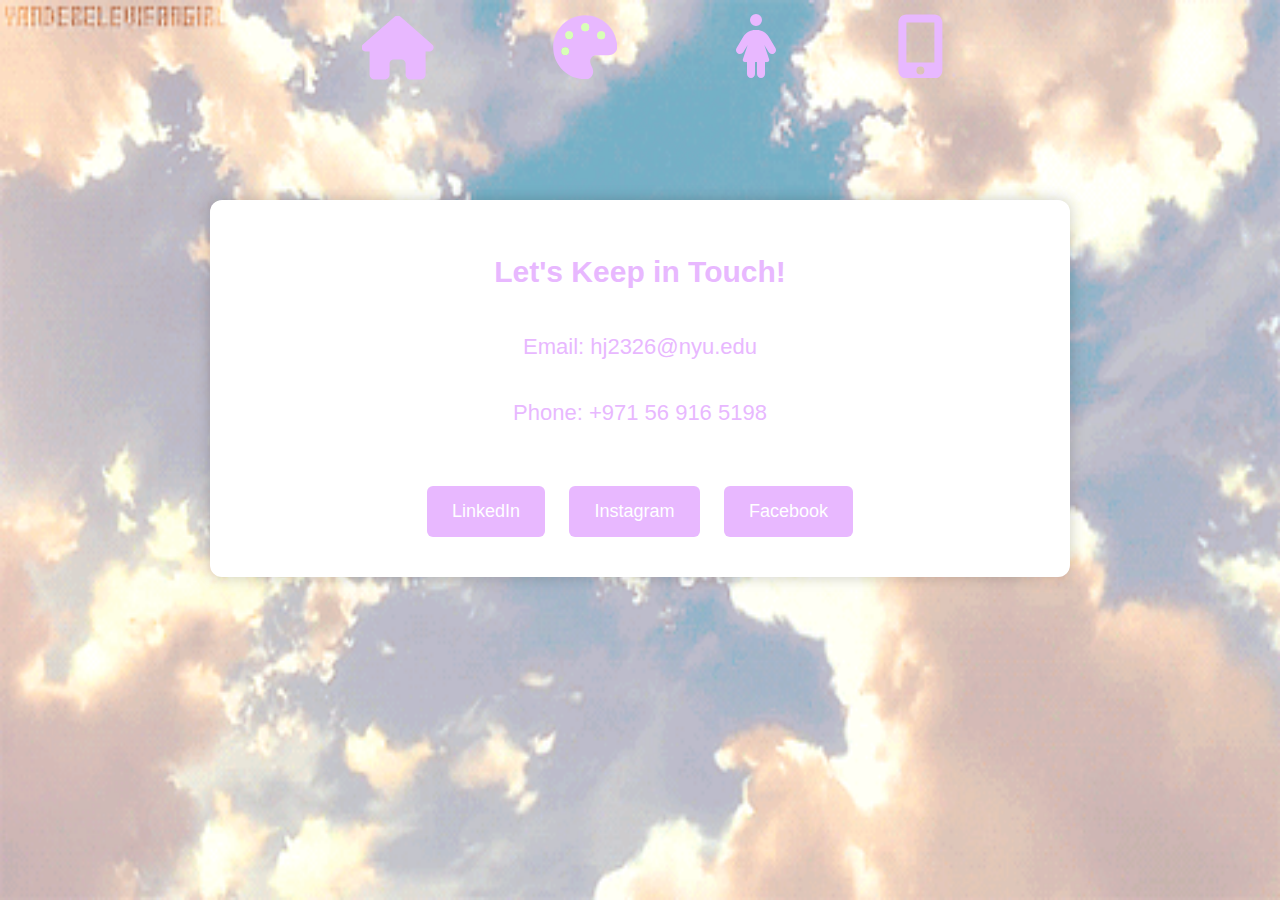
<file: contacts.html>
<!DOCTYPE html>
<html lang="en">
<head>
    <meta charset="UTF-8">
    <meta name="viewport" content="width=device-width, initial-scale=1.0">
    <link rel="stylesheet" href="contacts.css">
    <title>Contacts</title>
</head>
<body>
    <div class="contact-container">
        <h2>Let's Keep in Touch!</h2>
        <p>Email: hj2326@nyu.edu</p>
        <p>Phone: +971 56 916 5198</p>
        
        <div class="contact-buttons">
            <a href="https://www.linkedin.com/in/clara-juong-93502a245/" target="_blank"><button>LinkedIn</button></a>
            <a href="https://www.instagram.com/heyhye_clara/" target="_blank"><button>Instagram</button></a>
            <a href="https://www.facebook.com/profile.php?id=100066385279701" target="_blank"><button>Facebook</button></a>
        </div>
    </div>

        <!-- Navigation bar -->
        <div class="nav-bar">
            <nav>
                <ul class="nav-items">
                    <li><a href="index.html"><svg class="home-icon" xmlns="http://www.w3.org/2000/svg" height="2em" viewBox="0 0 576 512"><!--!Font Awesome Free 6.5.1 by @fontawesome - https://fontawesome.com License - https://fontawesome.com/license/free Copyright 2023 Fonticons, Inc.--><path fill="#e8b8ff" d="M575.8 255.5c0 18-15 32.1-32 32.1h-32l.7 160.2c0 2.7-.2 5.4-.5 8.1V472c0 22.1-17.9 40-40 40H456c-1.1 0-2.2 0-3.3-.1c-1.4 .1-2.8 .1-4.2 .1H416 392c-22.1 0-40-17.9-40-40V448 384c0-17.7-14.3-32-32-32H256c-17.7 0-32 14.3-32 32v64 24c0 22.1-17.9 40-40 40H160 128.1c-1.5 0-3-.1-4.5-.2c-1.2 .1-2.4 .2-3.6 .2H104c-22.1 0-40-17.9-40-40V360c0-.9 0-1.9 .1-2.8V287.6H32c-18 0-32-14-32-32.1c0-9 3-17 10-24L266.4 8c7-7 15-8 22-8s15 2 21 7L564.8 231.5c8 7 12 15 11 24z"/></svg></a></li>
                    <li><a href="projects.html"><svg class="art-icon" xmlns="http://www.w3.org/2000/svg" height="2em" viewBox="0 0 512 512"><!--!Font Awesome Free 6.5.1 by @fontawesome - https://fontawesome.com License - https://fontawesome.com/license/free Copyright 2023 Fonticons, Inc.--><path fill="#e8b8ff" d="M512 256c0 .9 0 1.8 0 2.7c-.4 36.5-33.6 61.3-70.1 61.3H344c-26.5 0-48 21.5-48 48c0 3.4 .4 6.7 1 9.9c2.1 10.2 6.5 20 10.8 29.9c6.1 13.8 12.1 27.5 12.1 42c0 31.8-21.6 60.7-53.4 62c-3.5 .1-7 .2-10.6 .2C114.6 512 0 397.4 0 256S114.6 0 256 0S512 114.6 512 256zM128 288a32 32 0 1 0 -64 0 32 32 0 1 0 64 0zm0-96a32 32 0 1 0 0-64 32 32 0 1 0 0 64zM288 96a32 32 0 1 0 -64 0 32 32 0 1 0 64 0zm96 96a32 32 0 1 0 0-64 32 32 0 1 0 0 64z"/><path class="fa-primary" fill="#d8ffb8" d="M224 96a32 32 0 1 1 64 0 32 32 0 1 1 -64 0zm-96 32a32 32 0 1 1 0 64 32 32 0 1 1 0-64zM96 256a32 32 0 1 1 0 64 32 32 0 1 1 0-64zM384 128a32 32 0 1 1 0 64 32 32 0 1 1 0-64z"/></svg></a></li>
                    <li><a href="aboutme.html"><svg class="me-icon" xmlns="http://www.w3.org/2000/svg" height="2em" viewBox="0 0 320 512"><!--!Font Awesome Free 6.5.1 by @fontawesome - https://fontawesome.com License - https://fontawesome.com/license/free Copyright 2023 Fonticons, Inc.--><path fill="#e8b8ff" d="M160 0a48 48 0 1 1 0 96 48 48 0 1 1 0-96zM88 384H70.2c-10.9 0-18.6-10.7-15.2-21.1L93.3 248.1 59.4 304.5c-9.1 15.1-28.8 20-43.9 10.9s-20-28.8-10.9-43.9l53.6-89.2c20.3-33.7 56.7-54.3 96-54.3h11.6c39.3 0 75.7 20.6 96 54.3l53.6 89.2c9.1 15.1 4.2 34.8-10.9 43.9s-34.8 4.2-43.9-10.9l-33.9-56.3L265 362.9c3.5 10.4-4.3 21.1-15.2 21.1H232v96c0 17.7-14.3 32-32 32s-32-14.3-32-32V384H152v96c0 17.7-14.3 32-32 32s-32-14.3-32-32V384z"/></svg></a></li>
                    <li><a href="contacts.html"><svg class="mail-icon" xmlns="http://www.w3.org/2000/svg" height="2em" viewBox="0 0 384 512"><!--!Font Awesome Free 6.5.1 by @fontawesome - https://fontawesome.com License - https://fontawesome.com/license/free Copyright 2023 Fonticons, Inc.--><path fill="#e8b8ff" d="M16 64C16 28.7 44.7 0 80 0H304c35.3 0 64 28.7 64 64V448c0 35.3-28.7 64-64 64H80c-35.3 0-64-28.7-64-64V64zM224 448a32 32 0 1 0 -64 0 32 32 0 1 0 64 0zM304 64H80V384H304V64z"/></svg></a></li>
                </ul>
            </nav>
        </div>
        <!-- End of the navigation bar -->
        <!-- End of the header -->

     <!-- GIF 3 -->
     <img src="img/gif3.gif" alt="Third GIF" class="gif-image3">
</body>
</html>
</file>
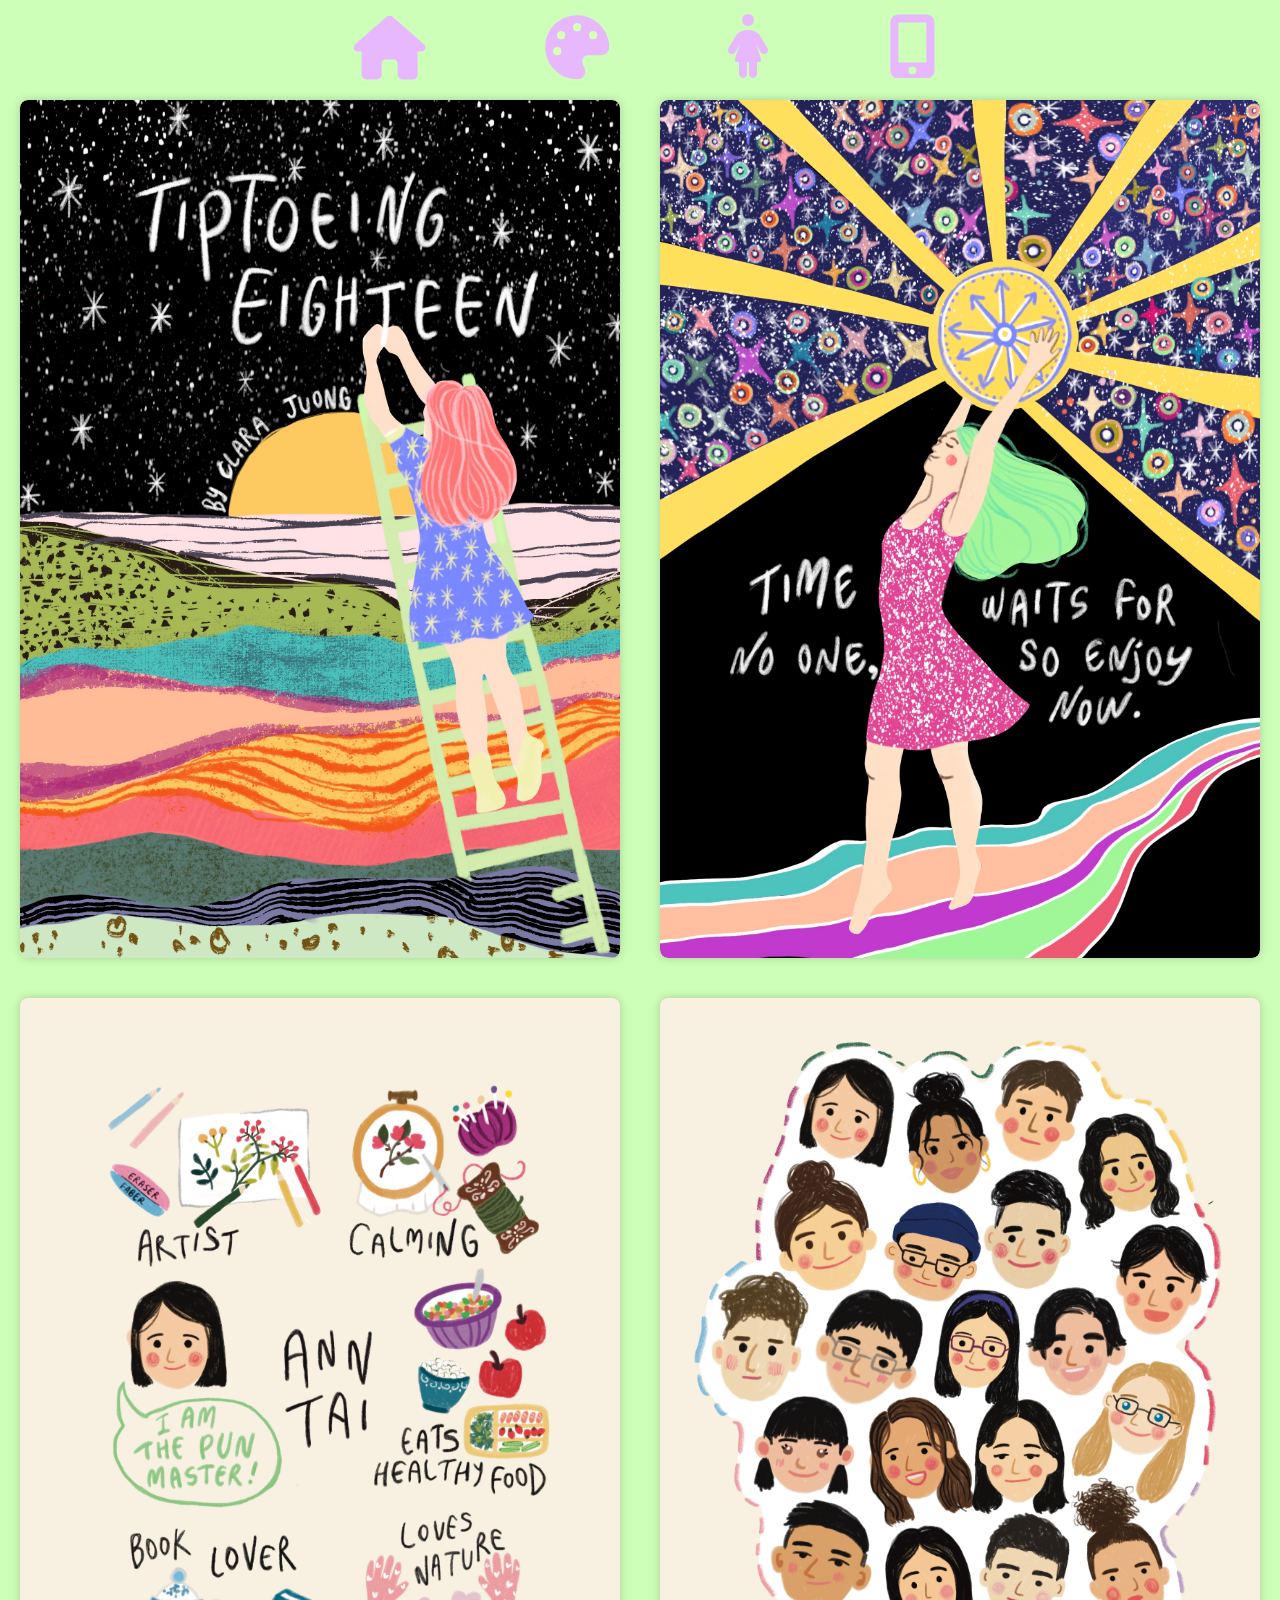
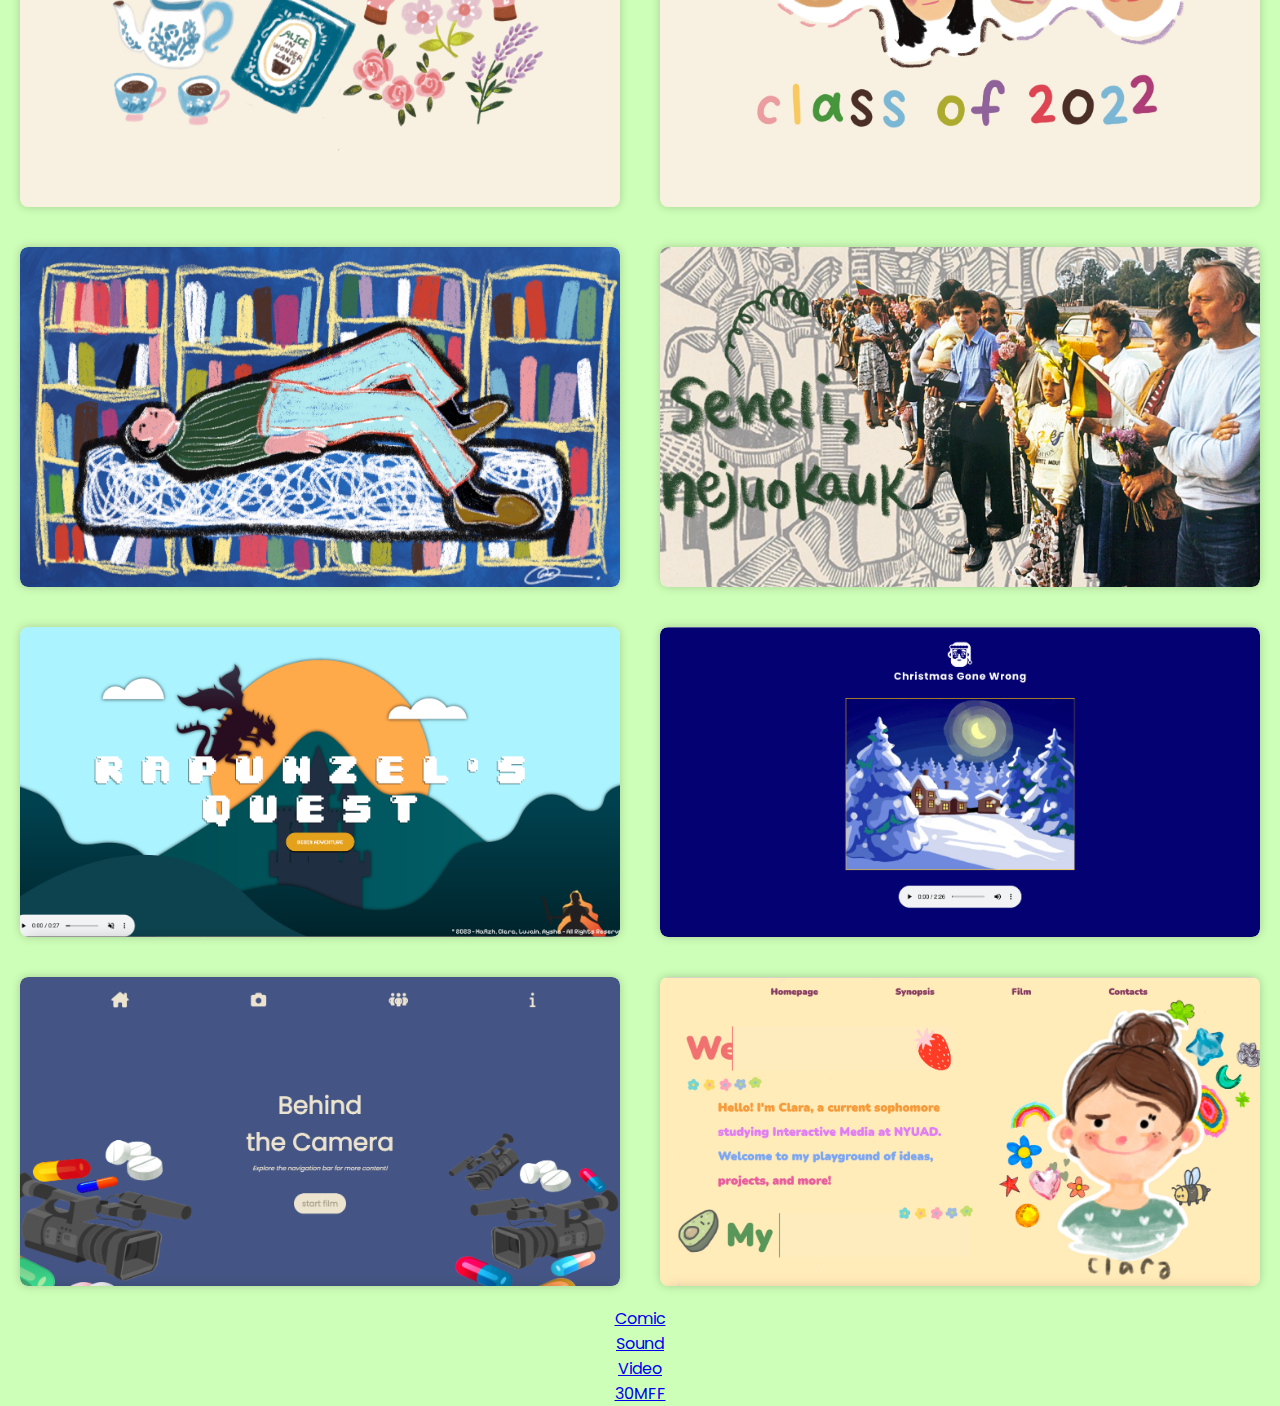
<file: projects.html>
<!DOCTYPE html>
<html lang="en">

<head>
    <meta charset="UTF-8">
    <meta name="viewport" content="width=device-width, initial-scale=1.0">
    <link rel="stylesheet" href="projects.css">
    <link rel="preconnect" href="https://fonts.googleapis.com">
    <link rel="preconnect" href="https://fonts.gstatic.com" crossorigin>
    <link href="https://fonts.googleapis.com/css2?family=Poppins&display=swap" rel="stylesheet">
    <title>Projects</title>
</head>

<body>
    <div class="nav-bar">
        <nav>
            <ul class="nav-items">
                <li><a href="index.html"><svg class="home-icon" xmlns="http://www.w3.org/2000/svg" height="2em" viewBox="0 0 576 512"><!--!Font Awesome Free 6.5.1 by @fontawesome - https://fontawesome.com License - https://fontawesome.com/license/free Copyright 2023 Fonticons, Inc.--><path fill="#e8b8ff" d="M575.8 255.5c0 18-15 32.1-32 32.1h-32l.7 160.2c0 2.7-.2 5.4-.5 8.1V472c0 22.1-17.9 40-40 40H456c-1.1 0-2.2 0-3.3-.1c-1.4 .1-2.8 .1-4.2 .1H416 392c-22.1 0-40-17.9-40-40V448 384c0-17.7-14.3-32-32-32H256c-17.7 0-32 14.3-32 32v64 24c0 22.1-17.9 40-40 40H160 128.1c-1.5 0-3-.1-4.5-.2c-1.2 .1-2.4 .2-3.6 .2H104c-22.1 0-40-17.9-40-40V360c0-.9 0-1.9 .1-2.8V287.6H32c-18 0-32-14-32-32.1c0-9 3-17 10-24L266.4 8c7-7 15-8 22-8s15 2 21 7L564.8 231.5c8 7 12 15 11 24z"/></svg></a></li>
                <li><a href="projects.html"><svg class="art-icon" xmlns="http://www.w3.org/2000/svg" height="2em" viewBox="0 0 512 512"><!--!Font Awesome Free 6.5.1 by @fontawesome - https://fontawesome.com License - https://fontawesome.com/license/free Copyright 2023 Fonticons, Inc.--><path fill="#e8b8ff" d="M512 256c0 .9 0 1.8 0 2.7c-.4 36.5-33.6 61.3-70.1 61.3H344c-26.5 0-48 21.5-48 48c0 3.4 .4 6.7 1 9.9c2.1 10.2 6.5 20 10.8 29.9c6.1 13.8 12.1 27.5 12.1 42c0 31.8-21.6 60.7-53.4 62c-3.5 .1-7 .2-10.6 .2C114.6 512 0 397.4 0 256S114.6 0 256 0S512 114.6 512 256zM128 288a32 32 0 1 0 -64 0 32 32 0 1 0 64 0zm0-96a32 32 0 1 0 0-64 32 32 0 1 0 0 64zM288 96a32 32 0 1 0 -64 0 32 32 0 1 0 64 0zm96 96a32 32 0 1 0 0-64 32 32 0 1 0 0 64z"/><path class="fa-primary" fill="#d8ffb8" d="M224 96a32 32 0 1 1 64 0 32 32 0 1 1 -64 0zm-96 32a32 32 0 1 1 0 64 32 32 0 1 1 0-64zM96 256a32 32 0 1 1 0 64 32 32 0 1 1 0-64zM384 128a32 32 0 1 1 0 64 32 32 0 1 1 0-64z"/></svg></a></li>
                <li><a href="aboutme.html"><svg class="me-icon" xmlns="http://www.w3.org/2000/svg" height="2em" viewBox="0 0 320 512"><!--!Font Awesome Free 6.5.1 by @fontawesome - https://fontawesome.com License - https://fontawesome.com/license/free Copyright 2023 Fonticons, Inc.--><path fill="#e8b8ff" d="M160 0a48 48 0 1 1 0 96 48 48 0 1 1 0-96zM88 384H70.2c-10.9 0-18.6-10.7-15.2-21.1L93.3 248.1 59.4 304.5c-9.1 15.1-28.8 20-43.9 10.9s-20-28.8-10.9-43.9l53.6-89.2c20.3-33.7 56.7-54.3 96-54.3h11.6c39.3 0 75.7 20.6 96 54.3l53.6 89.2c9.1 15.1 4.2 34.8-10.9 43.9s-34.8 4.2-43.9-10.9l-33.9-56.3L265 362.9c3.5 10.4-4.3 21.1-15.2 21.1H232v96c0 17.7-14.3 32-32 32s-32-14.3-32-32V384H152v96c0 17.7-14.3 32-32 32s-32-14.3-32-32V384z"/></svg></a></li>
                <li><a href="contacts.html"><svg class="mail-icon" xmlns="http://www.w3.org/2000/svg" height="2em" viewBox="0 0 384 512"><!--!Font Awesome Free 6.5.1 by @fontawesome - https://fontawesome.com License - https://fontawesome.com/license/free Copyright 2023 Fonticons, Inc.--><path fill="#e8b8ff" d="M16 64C16 28.7 44.7 0 80 0H304c35.3 0 64 28.7 64 64V448c0 35.3-28.7 64-64 64H80c-35.3 0-64-28.7-64-64V64zM224 448a32 32 0 1 0 -64 0 32 32 0 1 0 64 0zM304 64H80V384H304V64z"/></svg></a></li>
            </ul>
        </nav>
    </div>

    <div class="projects-container">
        <!-- Project 1 -->
        <div class="project-item">
            <div class="project-info">
                <h3>Autobiography Illustration, 1</h3>
                <p>Book cover of my autobiography I released titled "Tiptoeing Eighteen";
                    digital illustration, 2021</p>
            </div>
            <img src="img/art2.jpg" alt="Artwork 1">
        </div>

        <!-- Project 2 -->
        <div class="project-item">
            <div class="project-info">
                <h3>Autobiography Illustration, 2</h3>
                <p>Book cover of my autobiography I released titled "Tiptoeing Eighteen";
                    digital illustration, 2021</p>
            </div>
            <img src="img/art6.jpg" alt="Artwork 2">
        </div>

        <!-- Project 3 -->
        <div class="project-item">
            <div class="project-info">
                <h3>Self-wrote Memoir Illustration, 1</h3>
                <p>One of the illustrations done for my book titled "Tribute: MAK Class of 2022"; 
                    digital illustration, 2022
                </p>
            </div>
            <img src="img/art1.jpg" alt="Artwork 1">
        </div>

        <!-- Project 4 -->
        <div class="project-item">
            <div class="project-info">
                <h3>Self-wrote Memoir Illustration, 2</h3>
                <p>One of the illustrations done for my book titled Tribute: MAK Class of 2022; 
                    digital illustration, 2022</p>
            </div>
            <img src="img/art5.jpg" alt="Artwork 2">
        </div>

        <!-- Project 5 (Single project on its own line) -->
        <div class="project-item">
            <div class="project-info">
                <h3>Gazelle Illustration, 1</h3>
                <p>One of the illustrations done for NYUAD's student-run newspaper, The Gazelle; digital illustration, 2023</p>
            </div>
            <img src="img/art4.jpg" alt="Artwork 1">
        </div>

        <!-- Project 6 (Single project on its own line) -->
        <div class="project-item">
            <div class="project-info">
                <h3>Gazelle Illustration, 2</h3>
                <p>One of the illustrations done for NYUAD's student-run newspaper, The Gazelle; digital illustration, 2023</p>
            </div>
            <img src="img/art3.jpg" alt="Artwork 2">
        </div>

        <!-- Project 7 -->
        <div class="project-item">
            <div class="project-info">
                <h3>Commlab Group Project 1: Comic</h3>
                <p>Comic group project for Commlab fall 2023;
                    digital illustration and code, 2023</p>
            </div>
            <img src="img/art7.jpg" alt="Artwork 7">
        </div>

        <!-- Project 8 -->
        <div class="project-item">
            <div class="project-info">
                <h3>Commlab Group Project: Sound</h3>
                <p>Sound group project for Commlab fall 2023;
                    digital illustration, video, and code, 2023</p>
            </div>
            <img src="img/art8.jpg" alt="Artwork 8">
        </div>
        
        <!-- Project 9 -->
        <div class="project-item">
            <div class="project-info">
                <h3>Commlab Group Project: Video</h3>
                <p>Video group project for Commlab fall 2023;
                    digital illustration, audio, and code, 2023</p>
            </div>
            <img src="img/art9.jpg" alt="Artwork 9">
        </div>

        <!-- Project 10 -->
        <div class="project-item">
            <div class="project-info">
                <h3>Commlab Group Project: 30MFF Project</h3>
                <p>30MFF group project for Commlab fall 2023;
                    digital illustration, audio, and code, 2023</p>
            </div>
            <img src="img/art10.jpg" alt="Artwork 10">
        </div>
    </div>
    <div class="project-item-text1">
        <a href="https://adahafizh.github.io/Website2Comics/">Comic</a>
    </div>
    <div class="project-item-text2">
        <a href="https://vicnadu.github.io/christmas-gone-wrong/">Sound</a>
    </div>
    <div class="project-item-text3">
        <a href="https://vicnadu.github.io/christmas-gone-wrong/">Video</a>
    </div>
    <div class="project-item-text4">
        <a href="https://vicnadu.github.io/christmas-gone-wrong/">30MFF</a>
    </div>
</body>
</html>
</file>
<file: contacts.css>
* {
    font-family: 'Poppins', sans-serif;
}

/* * Navigation bar styles */ 
.nav-bar nav {
    position: fixed;
    top: 0;
    width: 100%;
    z-index: 999;
    background-color: transparent;
}

nav ul {
    list-style: none;
    display: flex;
    padding: 0;
    justify-content: center;
    text-align: center;
    margin: 0;
    background-color: transparent;
}

nav li {
    margin: 0 40px; /* Increase spacing between icons */
    background-color: transparent;
}

nav a {
    text-decoration: none;
    padding: 15px 20px; /* Adjust padding for better spacing */
    font-size: 16px; /* Make the text size smaller */
    color: white;
    background-color: transparent;
}

/* Slightly bigger icons initially and lower positioning */
.nav-bar svg {
    font-size: 2em;
    color: white;
    cursor: pointer;
    padding: 5% 5%;
    transition: all 0.3s ease;
    margin-top: 10px; /* Lower the icons */
    background-color: transparent;
}

/* Enlarge icons on hover */
.nav-bar svg:hover {
    color: white;
    font-size: 2.5em; /* Adjust the size for hover */
}

.contact-container {
    max-width: 800px; /* Enlarged the max-width */
    margin: 200px auto; /* Adjusted the margin */
    padding: 30px; /* Adjusted the padding */
    background-color: #fff;
    border-radius: 12px; /* Enlarged the border-radius */
    box-shadow: 0 0 15px rgba(0, 0, 0, 0.2); /* Enlarged the box-shadow */
    font-family: 'Poppins', sans-serif;
    text-align: center;
    display: flex;
    flex-direction: column;
    align-items: center;
}

.contact-container h2 {
    text-align: center;
    color: #e8b8ff;
    font-size: 30px; /* Enlarged the font size */
    background-color: transparent;
}

.contact-container p {
    text-align: center;
    background-color: transparent;
    margin: 20px 0; /* Adjusted the margin */
    color: #e8b8ff;
    font-size: 22px; /* Enlarged the font size */
}

.contact-buttons {
    margin-top: 30px; /* Adjusted the margin-top */
    background-color: #fff;
}

.contact-buttons a {
    text-decoration: none;
    background-color: #fff;
}

.contact-buttons button {
    background-color: #e8b8ff;
    color: #fff;
    padding: 15px 25px; /* Enlarged the padding */
    margin: 10px; /* Adjusted the margin */
    border: none;
    border-radius: 6px; /* Enlarged the border-radius */
    font-size: 18px; /* Enlarged the font size */
    cursor: pointer;
}

.contact-buttons button:hover {
    background-color: #d19aed;
}

.gif-image3 {
    width: 100%; /* Set the width to 100% of the container */
    height: 100%;
    position: absolute;
    top: 0px; /* Adjust the top position as needed */
    left: 0px; /* Adjust the left position as needed */
    z-index: -1; /* Set a lower value to send it to the very back */
}
</file>
<file: projects.css>
* {
    background-color: #ceffb8;
    font-family: 'Poppins', sans-serif;
    margin: 0;
    padding: 0;
}

/* Navigation bar styles */ 
.nav-bar nav {
    position: fixed;
    top: 0;
    width: 100%;
    z-index: 999;
    background-color: transparent;
}

nav ul {
    list-style: none;
    display: flex;
    padding: 0;
    justify-content: center;
    text-align: center;
    margin: 0;
    background-color: transparent;
}

nav li {
    margin: 0 40px; /* Increase spacing between icons */
    background-color: transparent;
}

nav a {
    text-decoration: none;
    padding: 15px 20px; /* Adjust padding for better spacing */
    font-size: 16px; /* Make the text size smaller */
    color: white;
    background-color: transparent;
}

/* Slightly bigger icons initially and lower positioning */
.nav-bar svg {
    font-size: 2em;
    color: white;
    cursor: pointer;
    padding: 5% 5%;
    transition: all 0.3s ease;
    margin-top: 10px; /* Lower the icons */
    background-color: transparent;
}

/* Enlarge icons on hover */
.nav-bar svg:hover {
    color: white;
    font-size: 2.5em; /* Adjust the size for hover */
}

.projects-container {
    display: flex;
    flex-wrap: wrap;
    justify-content: space-between;
    margin-top: 80px;
}

.project-item {
    position: relative;
    width: calc(50% - 40px);
    text-align: center;
    margin: 20px;
    overflow: hidden;
    border-radius: 8px;
    box-shadow: 0 0 10px rgba(0, 0, 0, 0.2);
}

.project-item-text1 {
    text-align: center;
}

.project-item-text1 a {
    display: inline-block;
    text-align: center;
}

.project-item-text2 {
    text-align: center;
}

.project-item-text2 a {
    display: inline-block;
    text-align: center;
}

.project-item-text3 {
    text-align: center;
}

.project-item-text3 a {
    display: inline-block;
    text-align: center;
}

.project-item-text4 {
    text-align: center;
}

.project-item-text4 a {
    display: inline-block;
    text-align: center;
}

.project-item img {
    width: 100%;
    height: 100%;
    object-fit: cover;
    border-radius: 8px;
}

.project-info {
    position: absolute;
    top: 0;
    left: 0;
    width: 100%;
    height: 100%;
    display: flex;
    flex-direction: column;
    justify-content: center;
    align-items: center;
    opacity: 0;
    background: rgba(255, 255, 255, 0.9);
    transition: opacity 0.3s ease;
}

.project-item:hover .project-info {
    opacity: 1;
    background: rgba(255, 255, 255, 0.9);

}

.project-info h3, .project-info p {
    margin: 10px;
    color: #333;
    background-color: transparent;
}

/* Media queries for responsive design */
@media screen and (max-width: 768px) {
    .project-item {
        width: calc(100% - 40px);
    }
}
</file>
